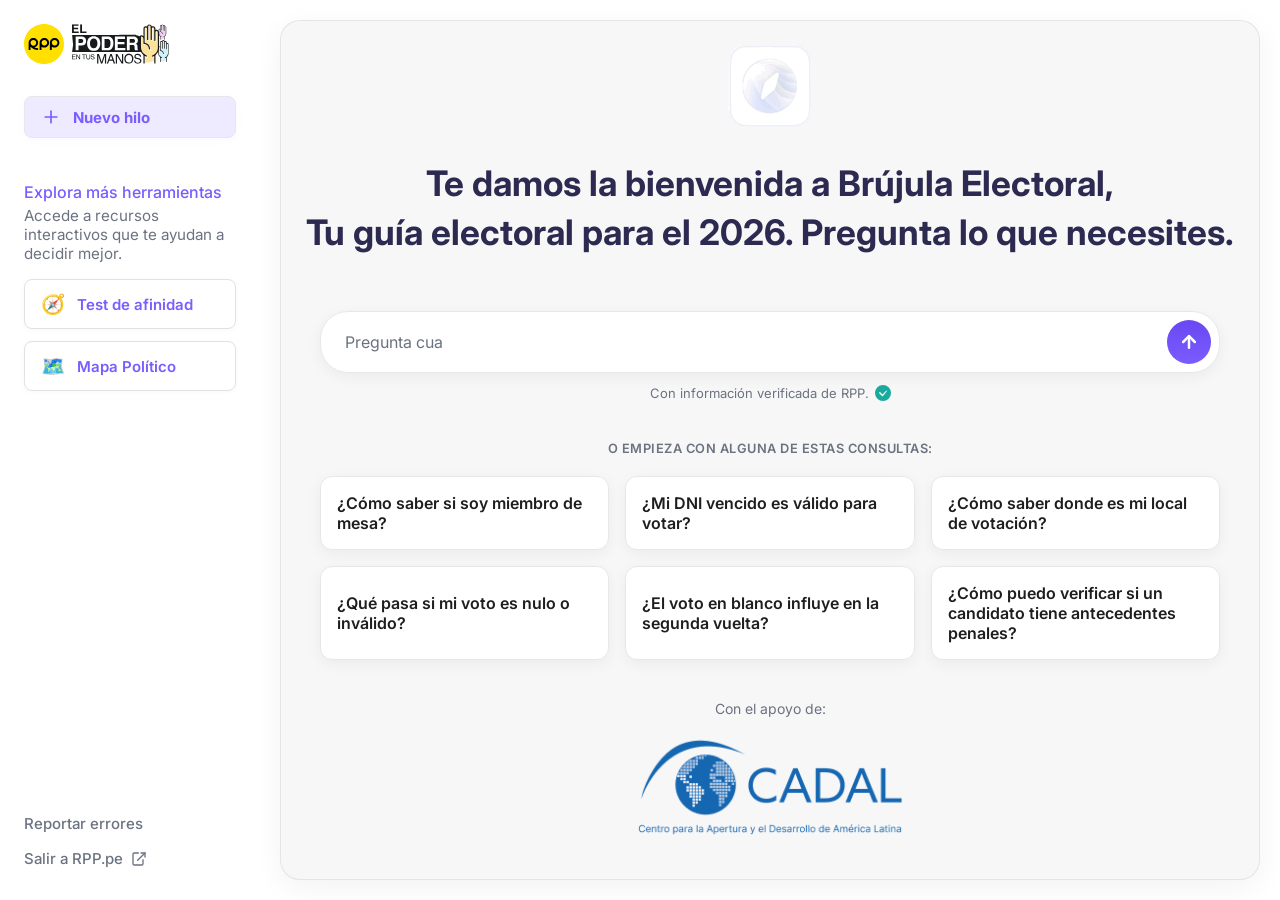
<file: index.html>
<!DOCTYPE html>
<html lang="es">
<head>
    <meta charset="UTF-8">
    <meta name="viewport" content="width=device-width, initial-scale=1.0">
    <title>Brújula Electoral - Tu Guía Electoral para el 2026 | RPP</title>
    <meta name="description" content="Resuelve todas tus inquietudes sobre el proceso electoral del 2026 en Perú con Brújula Electoral, el asistente virtual con información verificada de RPP.">
    <link rel="stylesheet" href="css/style.css">
    <link rel="preconnect" href="https://fonts.googleapis.com">
    <link rel="preconnect" href="https://fonts.gstatic.com" crossorigin>
    <link href="https://fonts.googleapis.com/css2?family=Inter:wght@400;500;600;700&display=swap" rel="stylesheet">
</head>
<body>

    <div class="app-container">
        <!-- Sidebar -->
        <aside class="sidebar">
            <div class="sidebar-header"><img src="images/logo_rpp.svg" alt="Logo RPP" class="logo-rpp"> <img src="images/logo_elpoderentusmanos.svg" alt="El Poder en tus Manos" class="logo-epetm"></div>
            <nav class="sidebar-nav"><a href="#" id="new-thread-btn" class="nav-button nuevo-hilo"><svg xmlns="http://www.w3.org/2000/svg" width="20" height="20" viewBox="0 0 24 24" fill="none" stroke="currentColor" stroke-width="2" stroke-linecap="round" stroke-linejoin="round"><path d="M12 5v14"></path><path d="M5 12h14"></path></svg> Nuevo hilo </a></nav>
            <div class="mas-section">
                <p class="mas-title">Explora más herramientas</p>
                <p class="mas-desc">Accede a recursos interactivos que te ayudan a decidir mejor.</p>
                <div class="mas-links">
                    <a href="https://testdeafinidad.netlify.app/" class="footer-link mas-card">
                        <span class="mas-icon" aria-hidden="true">🧭</span>
                        <span>Test de afinidad</span>
                    </a>
                    <a href="#" class="footer-link mas-card">
                        <span class="mas-icon" aria-hidden="true">🗺️</span>
                        <span>Mapa Político</span>
                    </a>
                </div>
            </div>
            <div class="sidebar-footer"><a href="#" class="footer-link report-error-link-mobile">Reportar errores</a>
                <a href="#" class="footer-link exit-link"> Salir a RPP.pe <svg xmlns="http://www.w3.org/2000/svg" width="16" height="16" viewBox="0 0 24 24" fill="none" stroke="currentColor" stroke-width="2" stroke-linecap="round" stroke-linejoin="round"><path d="M18 13v6a2 2 0 0 1-2 2H5a2 2 0 0 1-2-2V5a2 2 0 0 1 2-2h6"></path><polyline points="15 3 21 3 21 9"></polyline><line x1="10" y1="14" x2="21" y2="3"></line></svg> </a>
            </div>
        </aside>
        
        <!-- Mobile Header -->
        <header class="mobile-header">
            <button class="menu-toggle" id="menu-toggle" aria-label="Abrir menú">
                <span class="bar"></span>
                <span class="bar"></span>
                <span class="bar"></span>
            </button>
            <div class="mobile-logos"><img src="images/logo_rpp.svg" alt="Logo RPP" class="logo-rpp"> <img src="images/logo_elpoderentusmanos.svg" alt="El Poder en tus Manos" class="logo-epetm"></div>
            <a href="#" id="mobile-new-thread-btn" class="nav-button nuevo-hilo-compact hidden">
                <svg xmlns="http://www.w3.org/2000/svg" width="20" height="20" viewBox="0 0 24 24" fill="none" stroke="currentColor" stroke-width="2" stroke-linecap="round" stroke-linejoin="round"><path d="M12 5v14"></path><path d="M5 12h14"></path></svg>
            </a>
        </header>
        
        <div class="main-content-wrapper">
            <main class="main-content">
                <!-- VISTA INICIAL (BIENVENIDA) -->
                <div id="welcome-view" class="chat-interface">
                    <div class="logo-brujula fade-in-item"><img src="images/logo_brujula_electoral_ani.gif" alt="Logo Brújula Electoral"></div>
                    <h1 id="welcome-heading">Te damos la bienvenida a Brújula Electoral,<br>Tu guía electoral para el 2026. Pregunta lo que necesites.</h1>
                    <div class="search-container fade-in-item">
                        <textarea id="prompt-textarea" placeholder="Pregunta cualquier tema" rows="1" aria-label="Pregunta cualquier tema"></textarea>
                        <button class="send-button" aria-label="Enviar pregunta"><svg xmlns="http://www.w3.org/2000/svg" width="20" height="20" viewBox="0 0 24 24" fill="none" stroke="currentColor" stroke-width="3" stroke-linecap="round" stroke-linejoin="round"><path d="M12 19V5"/><path d="M5 12l7-7 7 7"/></svg></button>
                    </div>
                    <div class="rpp-disclaimer fade-in-item">
                        <p>Con información verificada de RPP.</p>
                        <svg xmlns="http://www.w3.org/2000/svg" width="16" height="16" fill="currentColor" viewBox="0 0 16 16"><path d="M16 8A8 8 0 1 1 0 8a8 8 0 0 1 16 0zM12.03 5.97a.75.75 0 0 0-1.08.022L7.477 9.417 5.384 7.323a.75.75 0 0 0-1.06 1.06L6.97 11.03a.75.75 0 0 0 1.079-.02l3.992-4.99a.75.75 0 0 0-.01-1.05z"/></svg>
                    </div>
                    <p class="suggestion-title fade-in-item">O EMPIEZA CON ALGUNA DE ESTAS CONSULTAS:</p>
                    <div class="suggestions-grid fade-in-item">
                        <a href="#" class="suggestion-card" data-question="¿Cómo saber si soy miembro de mesa?"><span>¿Cómo saber si soy miembro de mesa?</span></a>
                        <a href="#" class="suggestion-card" data-question="¿Mi DNI vencido es válido para votar?"><span>¿Mi DNI vencido es válido para votar?</span></a>
                        <a href="#" class="suggestion-card" data-question="¿Cómo saber donde es mi local de votación?"><span>¿Cómo saber donde es mi local de votación?</span></a>
                        <a href="#" class="suggestion-card" data-question="¿Qué pasa si mi voto es nulo o inválido?"><span>¿Qué pasa si mi voto es nulo o inválido?</span></a>
                        <a href="#" class="suggestion-card" data-question="¿El voto en blanco influye en la segunda vuelta?"><span>¿El voto en blanco influye en la segunda vuelta?</span></a>
                        <a href="#" class="suggestion-card" data-question="¿Cómo puedo verificar si un candidato tiene antecedentes penales?"><span>¿Cómo puedo verificar si un candidato tiene antecedentes penales?</span></a>
                    </div>
                    <div class="sponsor-section fade-in-item">
                        <p class="sponsor-text">Con el apoyo de:</p>
                        <img src="images/logo_marca.png" alt="Logo del patrocinador" class="sponsor-logo">
                    </div>
                </div>

                <!-- VISTA DE CONVERSACIÓN (OCULTA POR DEFECTO) -->
                <div id="chat-flow-container" class="hidden">
                    <div class="chat-log">
                        <!-- Chat se inyecta aquí -->
                    </div>
                    <div class="sticky-input-wrapper">
                        <div class="search-container" id="chat-search-container">
                            <textarea id="chat-textarea" placeholder="Escribe tu pregunta aquí" rows="1" aria-label="Escribe tu pregunta aquí" maxlength="500"></textarea>
                            <button class="send-button" aria-label="Enviar pregunta"><svg xmlns="http://www.w3.org/2000/svg" width="20" height="20" viewBox="0 0 24 24" fill="none" stroke="currentColor" stroke-width="3" stroke-linecap="round" stroke-linejoin="round"><path d="M12 19V5"/><path d="M5 12l7-7 7 7"/></svg></button>
                        </div>
                        <div class="rpp-disclaimer">
                            <p>Con información verificada de RPP.</p>
                            <svg xmlns="http://www.w3.org/2000/svg" width="16" height="16" fill="currentColor" viewBox="0 0 16 16"><path d="M16 8A8 8 0 1 1 0 8a8 8 0 0 1 16 0zM12.03 5.97a.75.75 0 0 0-1.08.022L7.477 9.417 5.384 7.323a.75.75 0 0 0-1.06 1.06L6.97 11.03a.75.75 0 0 0 1.079-.02l3.992-4.99a.75.75 0 0 0-.01-1.05z"/></svg>
                        </div>
                    </div>
                </div>
            </main>
        </div>
    </div>

    <div class="overlay"></div>
    <script src="js/script.js" defer></script>
</body>
</html>
</file>
<file: css/style.css>
:root {
    --bg-color: #f7f7ff;
    --content-bg: #fff;
    --card-bg: #ffffff;
    --chat-bg: #f7f7f7;
    --primary-purple: #7a5cff;
    --primary-purple-dark: #6a48f2;
    --light-purple: #eeeaff;
    --text-dark: #1e1e1e;
    --text-light: #6b7280;
    --text-suggestion: #2c2a50;
    --border-color: #e5e7eb;
    --success-color: #1AA99D;
    --font-family: 'Inter', sans-serif;
    --shadow: 0 4px 15px rgba(0, 0, 0, 0.05);
    --shadow-hover: 0 6px 20px rgba(0, 0, 0, 0.08);
    --transition-fast: all 0.2s ease-in-out;
}

* { margin: 0; padding: 0; box-sizing: border-box; }
body { font-family: var(--font-family); background-color: var(--content-bg); color: var(--text-dark); -webkit-font-smoothing: antialiased; -moz-osx-font-smoothing: grayscale; }
.app-container { display: flex; min-height: 100vh; }
.hidden { display: none !important; }

/* --- Keyframes --- */
@keyframes dot-pulse{0%,80%,100%{transform:scale(0)}40%{transform:scale(1)}}
@keyframes pulse-glow {
    0% { transform: scale(1); box-shadow: 0 0 0 0 rgba(122, 92, 255, 0.7); }
    50% { transform: scale(1.03); }
    70% { box-shadow: 0 0 0 15px rgba(122, 92, 255, 0); }
    100% { transform: scale(1); box-shadow: 0 0 0 0 rgba(122, 92, 255, 0); }
}
@keyframes blink { 50% { opacity: 0; } }
@keyframes fadeInUp {
    from {
        opacity: 0;
        transform: translateY(10px);
    }
    to {
        opacity: 1;
        transform: translateY(0);
    }
}

/* --- Sidebar, Header, etc. --- */
.sidebar{width:260px;background-color:var(--card-bg);padding:24px;display:flex;flex-direction:column;transition:var(--transition-fast)}.sidebar-header{display:flex;align-items:center;gap:8px;margin-bottom:32px}.logo-rpp{height:40px}.logo-epetm{height:40px}.sidebar-nav{display:flex;flex-direction:column;gap:12px}.nav-button{display:flex;align-items:center;gap:12px;padding:10px 16px;border-radius:8px;text-decoration:none;font-weight:bold;font-size:15px;transition:var(--transition-fast)}.nav-button.nuevo-hilo{background-color:var(--light-purple);color:var(--primary-purple);border:1px solid var(--border-color);box-shadow:0 2px 8px rgba(122, 92, 255, 0.04);transition:var(--transition-fast),box-shadow .2s}.nav-button.nuevo-hilo:hover{background-color:var(--primary-purple);color:#fff;box-shadow:0 4px 16px rgba(122, 92, 255, 0.12);border-color:var(--primary-purple);transform:translateY(-2px) scale(1.04)}.nav-button.nuevo-hilo:active{background-color:var(--primary-purple-dark);color:#fff;box-shadow:0 2px 4px rgba(122, 92, 255, 0.1);border-color:var(--primary-purple-dark);transform:translateY(1px) scale(0.98)}.nav-button.iniciar-sesion{background-color:transparent;color:var(--text-dark);border:1px solid transparent}.sidebar-footer{margin-top:auto}.mas-title{font-size:14px;font-weight:600;color:var(--text-light);margin-bottom:12px}.footer-link{display:flex;align-items:center;gap:8px;text-decoration:none;color:var(--text-light);padding:8px 0;font-size:15px;font-weight:500;transition:color .2s ease}.mobile-header{display:none}
.overlay{position:fixed;top:0;left:0;width:100%;height:100%;background-color:rgba(0,0,0,.5);z-index:999;opacity:0;visibility:hidden;transition:opacity .3s ease,visibility .3s ease}.overlay.visible{opacity:1;visibility:visible}.body-no-scroll{overflow:hidden}
.main-content-wrapper { flex-grow: 1; display: flex; flex-direction: column; padding: 20px; max-height: 100vh; overflow: hidden; }
.main-content { flex-grow: 1; display: flex; flex-direction: column; background-color: var(--chat-bg); border-radius: 20px; box-shadow: 0 8px 30px rgba(0,0,0,0.05); position: relative; overflow-y: auto; border: solid 1px #e1e1e1cc; scroll-behavior: smooth; }
#welcome-view { padding: 20px; text-align: center; }
.logo-brujula img { opacity:.9; width:90px; height:90px; border-radius:22px; margin: 0 auto 24px; }
h1#welcome-heading { color: #2c2a50; font-size: clamp(1.6rem, 4vw, 2.2rem); font-weight: 700; line-height: 1.4; margin-bottom: 32px; min-height: 120px; opacity: 0; transform: translateY(20px); transition: opacity 0.5s ease, transform 0.5s ease; will-change: opacity, transform; }
#welcome-view h1#welcome-heading.visible { opacity: 1; transform: translateY(0); }
.fade-in-item { opacity: 0; transform: translateY(20px); transition: opacity 0.5s ease, transform 0.5s ease; will-change: opacity, transform; }
.fade-in-item.visible { opacity: 1; transform: translateY(0); }
#welcome-view .logo-brujula { transition-delay: 0s; }
#welcome-view h1#welcome-heading { transition-delay: 0.1s; }
#welcome-view .search-container-wrapper { transition-delay: 0.3s; }
#welcome-view .rpp-disclaimer { transition-delay: 0.5s; }
#welcome-view .suggestion-title { transition-delay: 0.7s; }
#welcome-view .suggestions-grid { transition-delay: 0.9s; }
.suggestion-title { font-size:.8rem; font-weight:600; color:var(--text-light); letter-spacing:.5px; margin:40px 0 20px; }
.suggestions-grid { display: grid; gap: 16px; grid-template-columns: repeat(3, 1fr); max-width: 900px; margin: 0 auto; }
.suggestion-card { display:flex; padding:16px; border:1px solid var(--border-color); border-radius:12px; font-weight:600; text-decoration:none; color:var(--text-dark); text-align:left; align-items:center; justify-content:space-between; box-shadow:var(--shadow); transition:var(--transition-fast); background-color: var(--content-bg); cursor: pointer; }
.suggestion-card:hover { transform: translateY(-5px); box-shadow: var(--shadow-hover); border-color: #d1c4ff; will-change: transform, box-shadow; }
.suggestion-card span { flex-grow: 1; padding-right: 8px; }

/* --- Componente de Búsqueda y Disclaimer --- */
.search-container-wrapper { position: relative; max-width: 900px; margin: 0 auto; }
.search-container { display: flex; align-items: center; gap: 8px; width: 100%; max-width: 900px; margin: 0 auto; padding: 8px 8px 8px 24px; border-radius: 28px; border: 1px solid var(--border-color); background-color: #fff; box-shadow: var(--shadow); }
.search-container:focus-within { border-color: var(--primary-purple); box-shadow: 0 0 0 3px var(--light-purple); }
.search-container textarea { flex-grow: 1; border: none; background-color: transparent; box-shadow: none; padding: 0; margin: 0; font-size: 1rem; font-family: var(--font-family); line-height: 1.5; resize: none; overflow-y: hidden; min-height: 24px; }
.search-container textarea:focus { outline: none; }
.search-container textarea::placeholder { color: var(--text-light); }
.send-button { flex-shrink: 0; align-self: flex-end; width: 44px; height: 44px; border:none; border-radius:50%; color:#fff; cursor:pointer; display:flex; align-items:center; justify-content:center; background-image:linear-gradient(to top,var(--primary-purple),var(--primary-purple-dark)); transition:var(--transition-fast) }
.send-button:hover { transform: scale(1.08); box-shadow: 0 4px 15px rgba(106,72,242,.4); will-change: transform, box-shadow; }
#autocomplete-results { position: absolute; background: #fff; border: 1px solid var(--border-color); border-top: none; border-radius: 0 0 16px 16px; width: 100%; top: 95%; left: 0; z-index: 10; box-shadow: var(--shadow); }
.autocomplete-item { padding: 12px 24px; text-align: left; cursor: pointer; }
.autocomplete-item:hover { background-color: #f9fafb; }
.rpp-disclaimer { display: flex; align-items: center; justify-content: center; gap: 6px; margin-top: 12px; }
.rpp-disclaimer p { font-size: 13px; color: var(--text-light); margin: 0; }
.rpp-disclaimer svg { width: 16px; height: 16px; color: #1AA99D; }
#chat-flow-container { display: flex; flex-direction: column; height: 100%; }
.chat-log { flex-grow: 1; padding: 24px; display: flex; flex-direction: column; gap: 24px; max-width: 900px; width: 100%; margin: 0 auto; }
.user-bubble { align-self: flex-end; background-color: #D1D6F6; color: #000000; padding: 12px 20px; border-radius: 20px 20px 4px 20px; max-width: 80%; font-weight: 500; }
.assistant-response { display: flex; align-items: flex-start; gap: 12px; max-width: 100%; }
.assistant-response .logo-brujula { flex-shrink: 0; width: 32px; height: 32px; border-radius: 8px; }
.assistant-response .response-content { flex-grow: 1; color: #374151; line-height: 1.6; }
.assistant-response .response-content > div { transition: opacity 0.3s ease; }
.assistant-response p { margin-bottom: 1em; }
.preloader {
    display: flex;
    flex-direction: column;
    gap: 12px;
    padding: 16px;
}

.preloader-text {
    font-size: 15px;
    color: var(--text-dark);
    opacity: 1;
    transform: none;
}

.preloader-message {
    display: flex;
    align-items: center;
    gap: 12px;
    padding: 16px;
    transition: all 0.3s ease;
    opacity: 1;
}

.preloader-message.sponsored-message {
    background: linear-gradient(135deg, #002A8D, var(--primary-purple));
    color: white;
    padding: 16px 20px;
    transform: scale(1.05);
    box-shadow: 0 4px 15px rgba(0, 42, 141, 0.2);
    border-radius: 12px;
    font-weight: 600;
    animation: fadeInScale 0.3s ease-out;
}

@keyframes fadeInScale {
    from {
        opacity: 0;
        transform: scale(0.95);
    }
    to {
        opacity: 1;
        transform: scale(1.05);
    }
}

.preloader-icon {
    font-size: 1.2em;
    display: flex;
    align-items: center;
}

.preloader-text-content {
    flex-grow: 1;
}

.loading-dots {
    display: inline-flex;
    gap: 4px;
    margin-left: 4px;
}

.loading-dots span {
    width: 4px;
    height: 4px;
    background-color: currentColor;
    border-radius: 50%;
    animation: dotPulse 1.4s infinite;
}

.loading-dots span:nth-child(2) { animation-delay: 0.2s; }
.loading-dots span:nth-child(3) { animation-delay: 0.4s; }

@keyframes dotPulse {
    0%, 80%, 100% { transform: scale(0); opacity: 0; }
    40% { transform: scale(1); opacity: 1; }
}

.response-footer{display:flex;justify-content:space-between;align-items:center;margin-top:24px;padding-top:16px;border-top:1px solid var(--border-color)}
.sources-button{display:flex;align-items:center;gap:8px;background-color:var(--primary-purple);color:#fff;border:none;padding:8px 12px 8px 16px;border-radius:99px;font-size:14px;font-weight:600;cursor:pointer;box-shadow:0 2px 5px rgba(0,0,0,.1);transition:var(--transition-fast)}.sources-button.glow-animation{animation:pulse-glow 1.5s 1 .5s}.sources-button:hover{background-color:var(--primary-purple-dark);box-shadow:0 4px 10px rgba(0,0,0,.15);transform:translateY(-2px)}.sources-button:active{transform:translateY(0);box-shadow:0 2px 5px rgba(0,0,0,.1);background-color:#5838d0}
.notification-badge{display:flex;align-items:center;justify-content:center;width:22px;height:22px;background-color:var(--primary-purple-dark);color:#fff;border-radius:50%;font-size:12px;font-weight:700}
.feedback-buttons{display:flex;align-items:center;gap:4px}.feedback-buttons button{background:0 0;border:none;cursor:pointer;color:var(--text-light);padding:5px;border-radius:50%;position:relative;transition:var(--transition-fast);width: 30px;height: 30px;display: flex;align-items: center;justify-content: center}
.feedback-buttons button:hover{color:var(--primary-purple)}.feedback-buttons button:active{transform:scale(.9)}.feedback-buttons button.active{background-color:var(--light-purple);color:var(--primary-purple)}
.feedback-buttons button.copied { color: var(--success-color) !important; background-color: rgba(26, 169, 157, 0.1); }
.feedback-buttons button::after{content:attr(data-tooltip);position:absolute;bottom:120%;left:50%;transform:translateX(-50%);background-color:var(--text-dark);color:#fff;padding:4px 8px;border-radius:4px;font-size:12px;white-space:nowrap;opacity:0;visibility:hidden;transition:opacity .2s ease,visibility .2s ease}.feedback-buttons button:hover::after{opacity:1;visibility:visible}
.icon-thumb-up,
.icon-copy,
.icon-check {
    display: inline-block;
    width: 30px;
    height: 30px;
    background-color: currentColor;
    -webkit-mask-size: contain;
    mask-size: contain;
    -webkit-mask-repeat: no-repeat;
    mask-repeat: no-repeat;
    -webkit-mask-position: center;
    mask-position: center;
}
.icon-thumb-up{-webkit-mask-image:url("data:image/svg+xml,%3Csvg xmlns='http://www.w3.org/2000/svg' viewBox='0 0 24 24' fill='none' stroke='currentColor' stroke-width='2' stroke-linecap='round' stroke-linejoin='round'%3E%3Cpath d='M14 9V5a3 3 0 0 0-3-3l-4 9v11h11.28a2 2 0 0 0 2-1.7l1.38-9a2 2 0 0 0-2-2.3zM7 22H4a2 2 0 0 1-2-2v-7a2 2 0 0 1 2-2h3'%3E%3C/path%3E%3C/svg%3E");mask-image:url("data:image/svg+xml,%3Csvg xmlns='http://www.w3.org/2000/svg' viewBox='0 0 24 24' fill='none' stroke='currentColor' stroke-width='2' stroke-linecap='round' stroke-linejoin='round'%3E%3Cpath d='M14 9V5a3 3 0 0 0-3-3l-4 9v11h11.28a2 2 0 0 0 2-1.7l1.38-9a2 2 0 0 0-2-2.3zM7 22H4a2 2 0 0 1-2-2v-7a2 2 0 0 1 2-2h3'%3E%3C/path%3E%3C/svg%3E")}
.icon-copy{-webkit-mask-image:url("data:image/svg+xml,%3Csvg xmlns='http://www.w3.org/2000/svg' viewBox='0 0 24 24' fill='none' stroke='currentColor' stroke-width='2' stroke-linecap='round' stroke-linejoin='round'%3E%3Crect x='9' y='9' width='13' height='13' rx='2' ry='2'%3E%3C/rect%3E%3Cpath d='M5 15H4a2 2 0 0 1-2-2V4a2 2 0 0 1 2-2h9a2 2 0 0 1 2 2v1'%3E%3C/path%3E%3C/svg%3E");mask-image:url("data:image/svg+xml,%3Csvg xmlns='http://www.w3.org/2000/svg' viewBox='0 0 24 24' fill='none' stroke='currentColor' stroke-width='2' stroke-linecap='round' stroke-linejoin='round'%3E%3Crect x='9' y='9' width='13' height='13' rx='2' ry='2'%3E%3C/rect%3E%3Cpath d='M5 15H4a2 2 0 0 1-2-2V4a2 2 0 0 1 2-2h9a2 2 0 0 1 2 2v1'%3E%3C/path%3E%3C/svg%3E")}
.icon-check{-webkit-mask-image:url("data:image/svg+xml,%3Csvg xmlns='http://www.w3.org/2000/svg' viewBox='0 0 24 24' fill='none' stroke='currentColor' stroke-width='3' stroke-linecap='round' stroke-linejoin='round'%3E%3Cpolyline points='20 6 9 17 4 12'%3E%3C/polyline%3E%3C/svg%3E");mask-image:url("data:image/svg+xml,%3Csvg xmlns='http://www.w3.org/2000/svg' viewBox='0 0 24 24' fill='none' stroke='currentColor' stroke-width='3' stroke-linecap='round' stroke-linejoin='round'%3E%3Cpolyline points='20 6 9 17 4 12'%3E%3C/polyline%3E%3C/svg%3E")}
.icon-inverted { transform: rotate(180deg); }
.related-section, .sources-section { border: 1px solid var(--border-color); border-radius: 16px; margin-top: 24px; background-color: var(--card-bg); transition: opacity .3s ease; }
.related-title { display: flex; align-items: center; gap: 8px; font-weight: 600; padding: 16px; border-bottom: 1px solid var(--border-color); }
.related-item { display: flex; justify-content: space-between; align-items: center; padding: 16px; text-decoration: none; color: var(--text-dark); font-weight: 500; transition: background-color .2s ease; }
.related-item:not(:last-child) { border-bottom: 1px solid var(--border-color); }
.related-item:hover { background-color: #f9fafb; }
.related-item svg { color: var(--primary-purple); flex-shrink: 0; }
.sources-section .related-title { justify-content: space-between; padding: 12px 16px; }
.source-item { display: flex; align-items: center; gap: 16px; padding: 16px; text-decoration: none; color: var(--text-dark); transition: background-color .2s ease; }
.source-item:not(:last-child) { border-bottom: 1px solid var(--border-color); }
.source-item:hover { background-color: #f9fafb; }
.source-item-img { width: 100px; height: 100px; object-fit: cover; border-radius: 8px; flex-shrink: 0; }
.source-item-text { flex: 1; min-width: 0; }
.source-item-text h4 { margin: 0 0 4px; font-size: 1rem; font-weight: 600; white-space: normal; word-break: break-word; }
.source-item-text p { margin: 0; font-size: 13px; color: var(--text-light); white-space: nowrap; overflow: hidden; text-overflow: ellipsis; }
.back-button { background: 0 0; border: none; cursor: pointer; color: var(--text-light); font-weight: 600; font-size: 14px; padding: 4px; display: flex; align-items: center; gap: 4px; }
.back-button:hover { color: var(--primary-purple); }
.list-item-paragraph{padding-left:25px;text-indent:-25px}
.sticky-input-wrapper{position:sticky;bottom:0;background-image:linear-gradient(to top,var(--chat-bg) 80%,rgba(247,247,247,0));padding:16px 24px}
#chat-search-container{max-width:900px;margin:0 auto}

.sponsor-section {
    margin-top: 40px;
    text-align: center;
}

.sponsor-text {
    font-size: 14px;
    color: var(--text-light);
    margin-bottom: 12px;
}

.sponsor-logo {
    max-width: 270px;
    width: 100%;
    height: auto;
}

@media (max-width:768px){
    body{background-color:var(--card-bg)}.app-container{flex-direction:column}
    .sidebar{position:fixed;top:0;left:-280px;z-index:1001;height:100%;box-shadow:0 0 60px rgba(0,0,0,.2);background-color:var(--card-bg)}
    .sidebar.visible{left:0}
    .mobile-header{position:sticky;top:0;z-index:999;display:flex;padding:12px 16px;border-bottom:1px solid rgba(229,231,255,.5);align-items:center;justify-content:flex-start;gap:16px;background-color:rgba(255,255,255,.8);backdrop-filter:blur(10px);-webkit-backdrop-filter:blur(10px)}
    .nuevo-hilo-compact{margin-left:auto;padding:8px;border-radius:50%;border: 1px solid var(--border-color);background-color:var(--light-purple);color:var(--primary-purple)}
    .main-content-wrapper{padding:0;overflow:visible;max-height:none}
    .main-content{z-index:1;padding:0;border:none;margin-top:0;box-shadow:none;border-radius:0;scroll-behavior:smooth}
    #welcome-view{padding:16px}
    .search-container-wrapper{max-width:100%}
    .chat-log{padding:16px 16px 140px}
    .sticky-input-wrapper{position:fixed;bottom:0;left:0;right:0;background-color:var(--chat-bg);padding:12px 16px;border-top:1px solid var(--border-color);background-image:none}
    .menu-toggle{background:0 0;border:none;cursor:pointer;padding:0;width:24px;height:24px;position:relative;z-index:1002}
    .menu-toggle .bar{display:block;width:100%;height:2px;background-color:var(--text-dark);border-radius:2px;position:absolute;left:0;transition:all .3s ease}
    .menu-toggle .bar:nth-child(1){top:4px}
    .menu-toggle .bar:nth-child(2){top:10.5px}
    .menu-toggle .bar:nth-child(3){top:17px}
    .menu-toggle.is-active .bar:nth-child(1){transform:translateY(6.5px) rotate(45deg)}
    .menu-toggle.is-active .bar:nth-child(2){opacity:0}
    .menu-toggle.is-active .bar:nth-child(3){transform:translateY(-6.5px) rotate(-45deg)}
    .suggestions-grid{display:grid;grid-auto-flow:column;grid-template-rows:repeat(2,auto);gap:12px;overflow-x:auto;-webkit-overflow-scrolling:touch;margin:0 -16px;padding:4px 16px;scrollbar-width:none}.suggestions-grid::-webkit-scrollbar{display:none}.suggestion-card{width:180px}
    .assistant-response { flex-direction: column; align-items: flex-start; gap: 8px; }
    .assistant-response .response-content { width: 100%; }
    .source-item { gap: 12px; padding: 12px; }
    .source-item-img { width: 80px; height: 80px; }
    .source-item-text h4 { font-size: 0.9rem; }
    .sponsor-section {
        margin-top: 24px;
    }
    .sponsor-logo {
        max-width: 200px;
    }
}
/* Hide login button */
.nav-button.iniciar-sesion, .mobile-user-icon {
    display: none !important;
}

.sponsor-block {
    margin-top: 24px;
    padding-top: 16px;
    border-top: 1px solid var(--border-color);
    text-align: center;
}

.sponsor-text-footer {
    font-size: 12px;
    color: var(--text-light);
    margin-bottom: 8px;
}

.sponsor-logo-footer {
    max-width: 150px;
    height: auto;
    opacity: 0.8;
}

/* --- MAS SECTION (Recursos Interactivos) --- */
.mas-section {
    padding: 20px 0;
    margin: 24px 0;
}
.mas-title {
    font-size: 1rem;
    font-weight: 500;
    color: var(--primary-purple);
    margin-bottom: 4px;
}
.mas-desc {
    font-size: 0.95rem;
    color: var(--text-light);
    margin-bottom: 16px;
}
.mas-links {
    display: flex;
    flex-direction: column;
    gap: 12px;
}
.mas-card {
    display: flex;
    align-items: center;
    gap: 12px;
    background: #fff;
    border-radius: 8px;
    padding: 12px 16px;
    box-shadow: 0 1px 4px rgba(122, 92, 255, 0.05);
    transition: box-shadow 0.2s;
    text-decoration: none;
    color: var(--primary-purple);
    font-weight: 600;
    border: 1px solid #e2e2e2;
}
.mas-card:hover {
    box-shadow: 0 4px 12px rgba(122, 92, 255, 0.12);
    background: var(--light-purple);
    color: var(--primary-purple-dark);
}
.mas-icon {
    font-size: 1.3em;
    display: flex;
    align-items: center;
}
@media (max-width: 768px) {
    .mas-section {
        margin: 16px 0;
        padding: 16px 0;
    }
    .mas-card {
        padding: 10px 12px;
        font-size: 0.98em;
    }
}

/* === Table Enhancements === */
.responsive-table {
    border-radius: 12px;
    overflow: hidden; /* Ensures the border-radius is respected by the table inside */
    box-shadow: 0 4px 12px rgba(0, 0, 0, 0.05);
    margin: 1.5em 0;
    border: 1px solid #e0e0e0;
}

.responsive-table table {
    width: 100%;
    border-collapse: collapse;
    background-color: #ffffff;
    border-radius: 10px;
    overflow: hidden;
}

.responsive-table th,
.responsive-table td {
    padding: 16px 20px;
    text-align: left;
    border-bottom: 1px solid #e9e9e9;
}

.responsive-table thead th {
    background-color: #f7f9fa;
    font-weight: 600;
    color: #333;
    font-size: 0.9em;
    text-transform: uppercase;
    letter-spacing: 0.5px;
}

.responsive-table tbody tr:last-child td {
    border-bottom: none;
}

.responsive-table tbody tr:hover {
    background-color: #fcfcfc;
}

/* === Animation for scroll-in === */
.hidden-initially {
    opacity: 0;
    transform: translateY(20px);
    visibility: hidden;
    height: 0;
    overflow: hidden;
    transition: opacity 0.6s ease-out, transform 0.6s ease-out, visibility 0.6s ease-out, height 0.6s ease-out;
}

.fade-in-up {
    opacity: 1;
    transform: translateY(0);
    visibility: visible;
    height: auto;
    overflow: visible;
}

/* === Sponsor CTA Enhancements (Native Feel) === */
.sponsored-content-card {
    position: relative; /* For label positioning */
    overflow: hidden; /* To clip the label to the border-radius */
    border-radius: 16px;
    padding: 24px;
    display: flex;
    flex-direction: column;
    gap: 16px;
    border-left: 5px solid #002A8D; /* Borde de acento con color sponsor */
    box-shadow: var(--shadow); /* Sombra estándar de la app */
    margin: 1.5em 0em;
    background-color: var(--card-bg); /* Fondo nativo */
    color: var(--text-dark); /* Texto nativo */
    transition: var(--transition-fast);
}

.sponsored-content-card::after {
    content: 'CONTENIDO PATROCINADO';
    position: absolute;
    top: 0;
    right: 0;
    padding: 6px 12px;
    background-color: var(--light-purple);
    color: var(--primary-purple);
    font-size: 10px;
    font-weight: 700;
    letter-spacing: 0.5px;
    border-bottom-left-radius: 16px; /* Shape for the corner */
    text-transform: uppercase;
}

.sponsored-content-card:hover {
    transform: translateY(-5px);
    box-shadow: var(--shadow-hover);
    will-change: transform, box-shadow;
}

.sponsored-content-card .sponsor-logo-container {
    margin-bottom: 0;
}

.sponsored-content-card .sponsor-logo-small {
    max-height: 30px;
    width: auto;
}

.sponsored-content-card .sponsor-content-text h4 {
    font-size: 1.1rem;
    font-weight: 700;
    margin: 0 0 8px 0;
    color: #002A8D; /* Título con color sponsor para branding */
}

.sponsored-content-card .sponsor-content-text p {
    font-size: 0.95rem;
    line-height: 1.6;
    margin: 0 0 16px 0;
    color: var(--text-light); /* Color de texto secundario nativo */
    opacity: 1;
}

.sponsor-cta-button {
    display: inline-block;
    padding: 12px 24px;
    border-radius: 8px;
    font-weight: 600;
    text-decoration: none;
    text-align: center;
    transition: var(--transition-fast);
    /* CTA con el color primario de la app para coherencia */
    background-image: linear-gradient(to top, var(--primary-purple), var(--primary-purple-dark));
    color: #ffffff;
    border: none;
    cursor: pointer;
    align-self: flex-start; /* Alinear a la izquierda */
}

.sponsor-cta-button:hover {
    transform: translateY(-2px);
    box-shadow: 0 4px 15px rgba(106, 72, 242, 0.4); /* Sombra del botón nativo */
    will-change: transform, box-shadow;
}

.responsive-table,
.sponsored-content-card {
    opacity: 0;
    transform: translateY(20px);
    transition: opacity 0.6s ease, transform 0.6s ease;
}

.responsive-table.visible,
.sponsored-content-card.visible {
    opacity: 1;
    transform: translateY(0);
}

.preloader-message {
    display: flex;
    align-items: center;
    gap: 12px;
    padding: 16px;
    transition: all 0.3s ease;
    opacity: 1;
}

.preloader-message.sponsored-message {
    background: linear-gradient(135deg, #002A8D, var(--primary-purple));
    color: white;
    padding: 16px 20px;
    transform: scale(1.05);
    box-shadow: 0 4px 15px rgba(0, 42, 141, 0.2);
    font-weight: 600;
    animation: fadeInScale 0.3s ease-out;
}

@keyframes fadeInScale {
    from {
        opacity: 0;
        transform: scale(0.95);
    }
    to {
        opacity: 1;
        transform: scale(1.05);
    }
}
</file>
